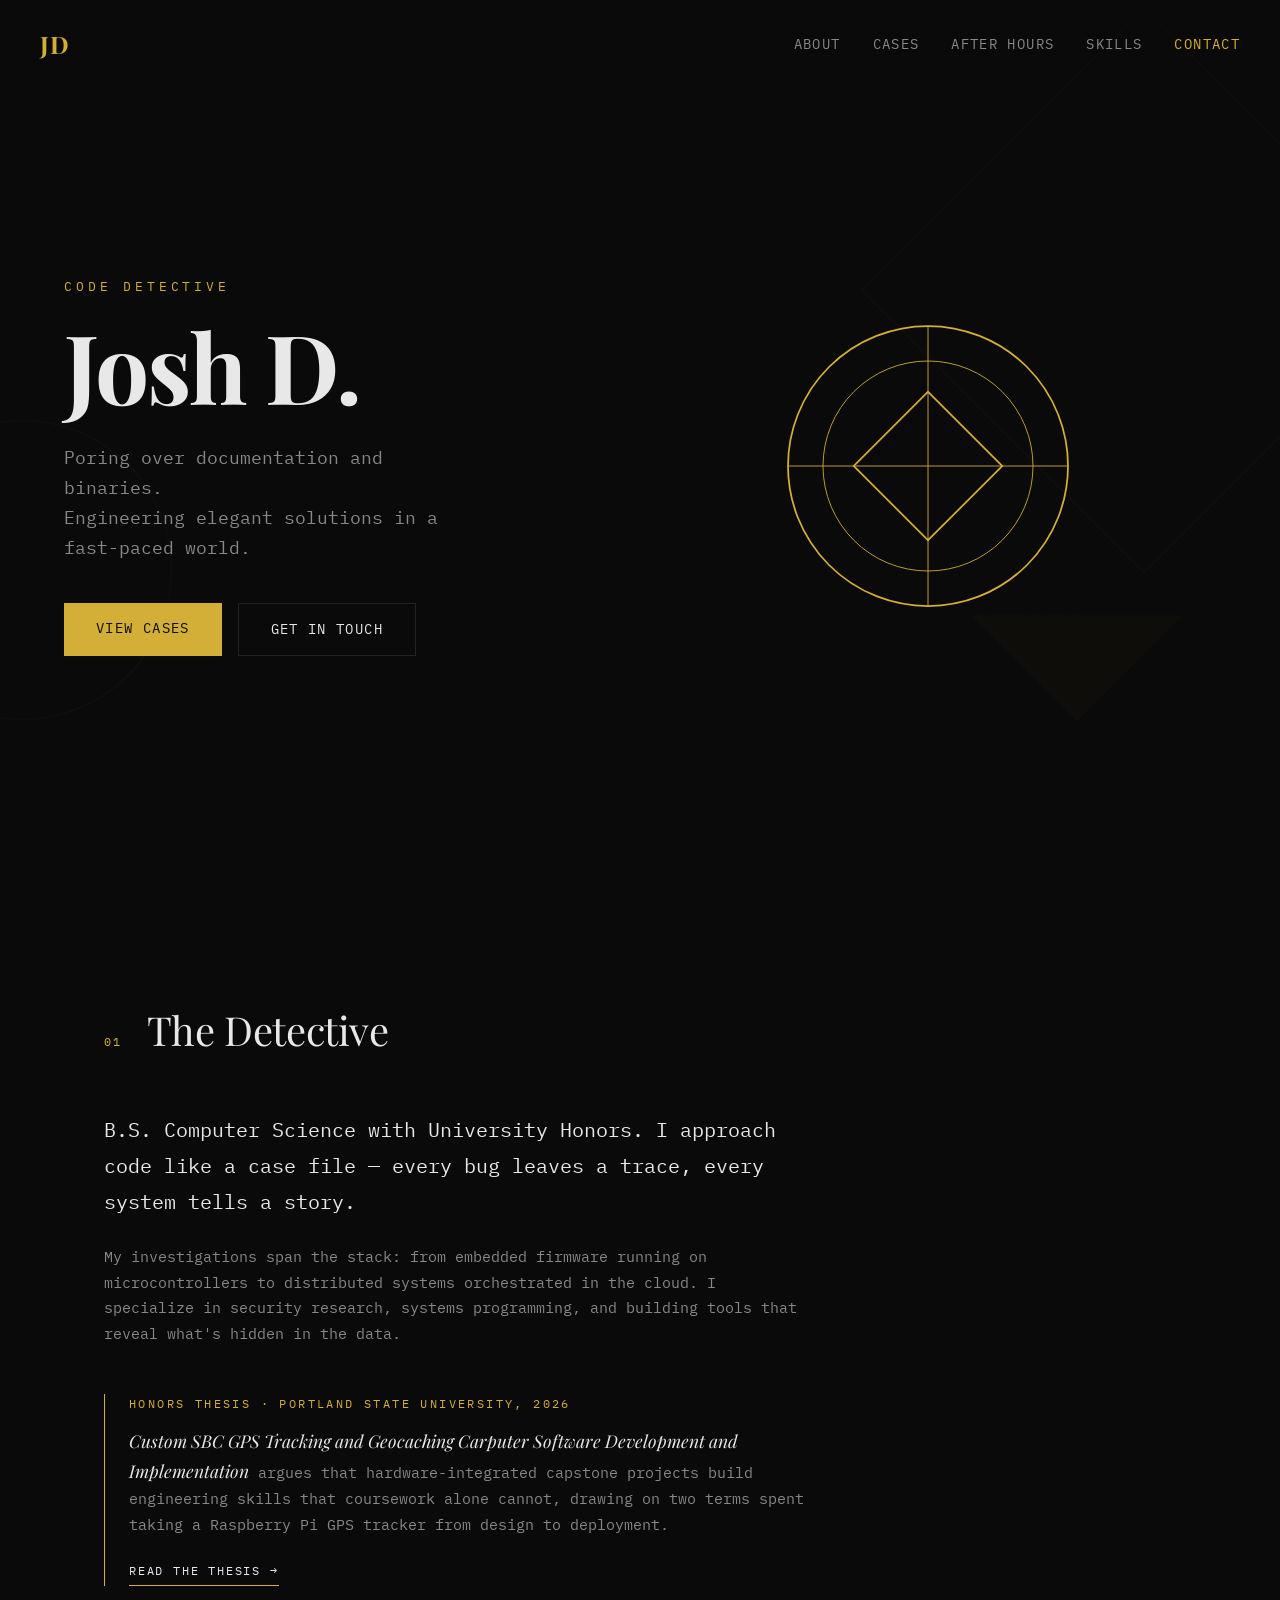
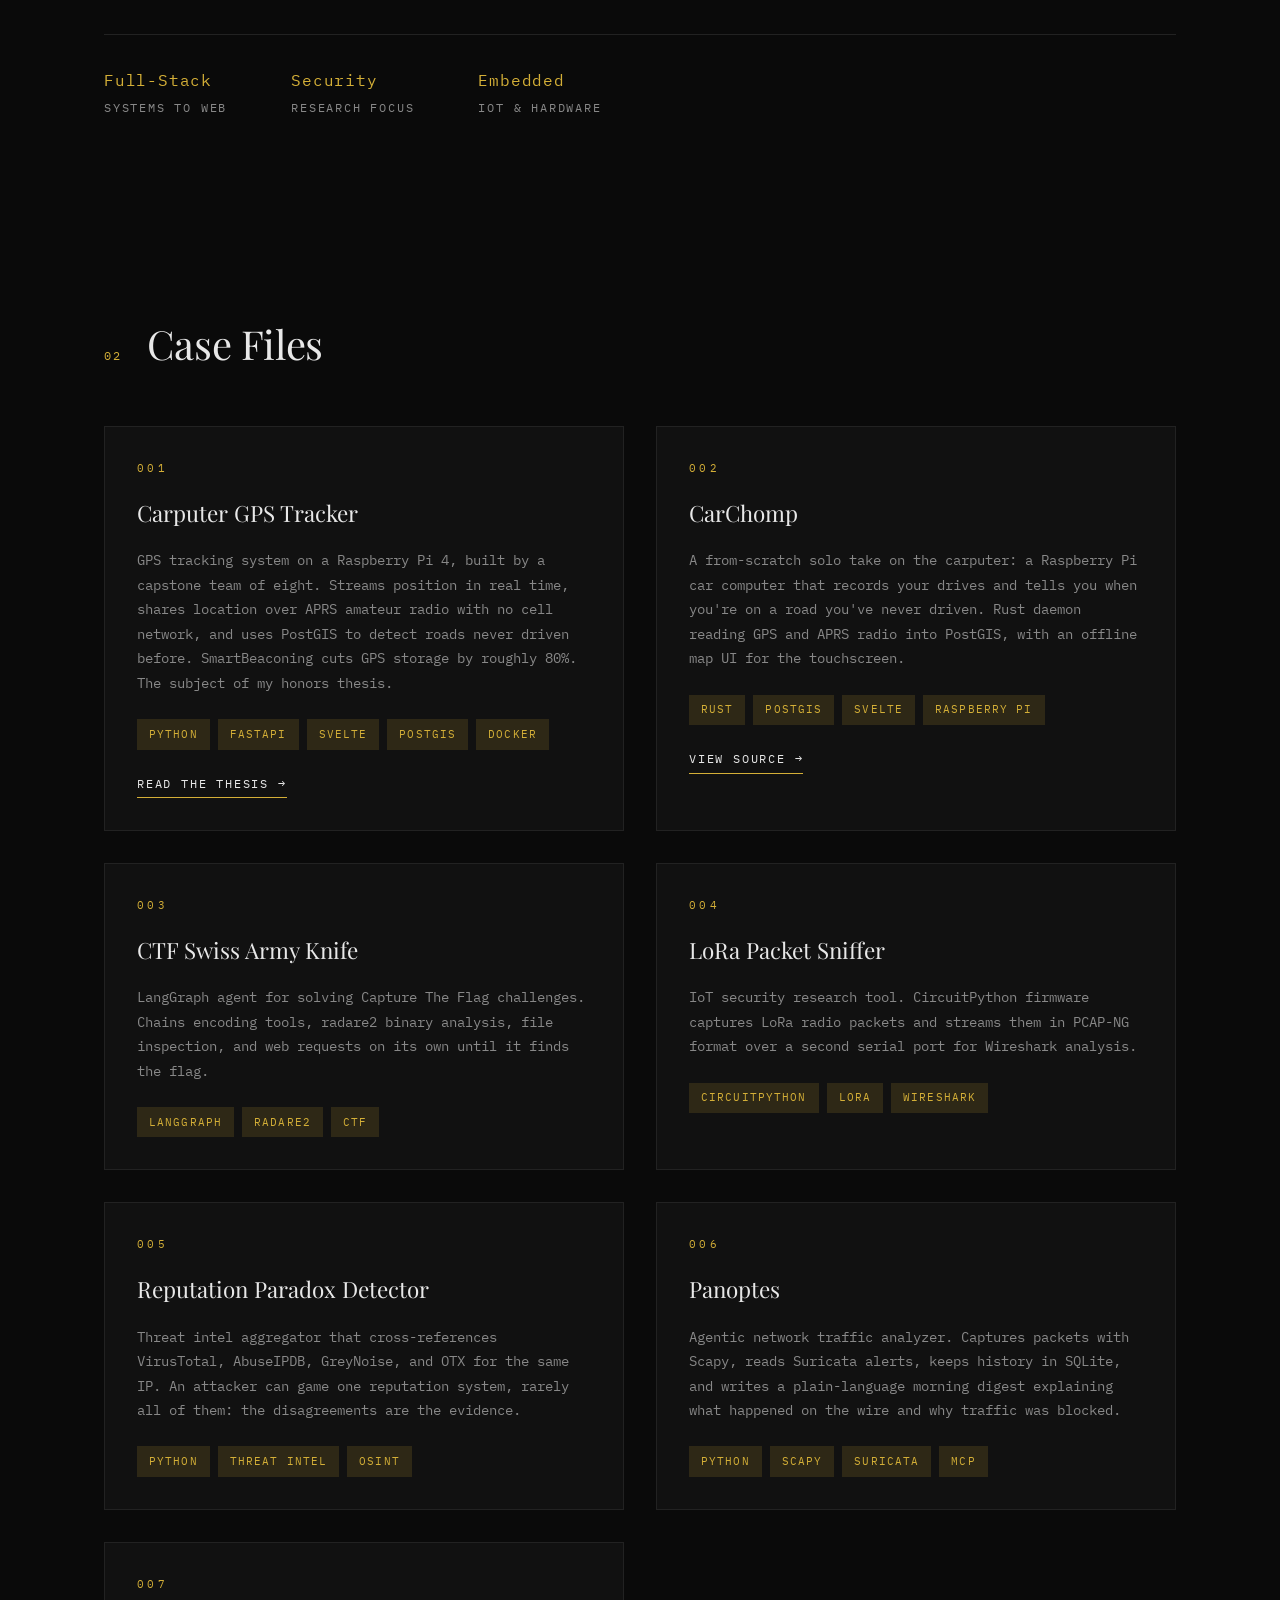
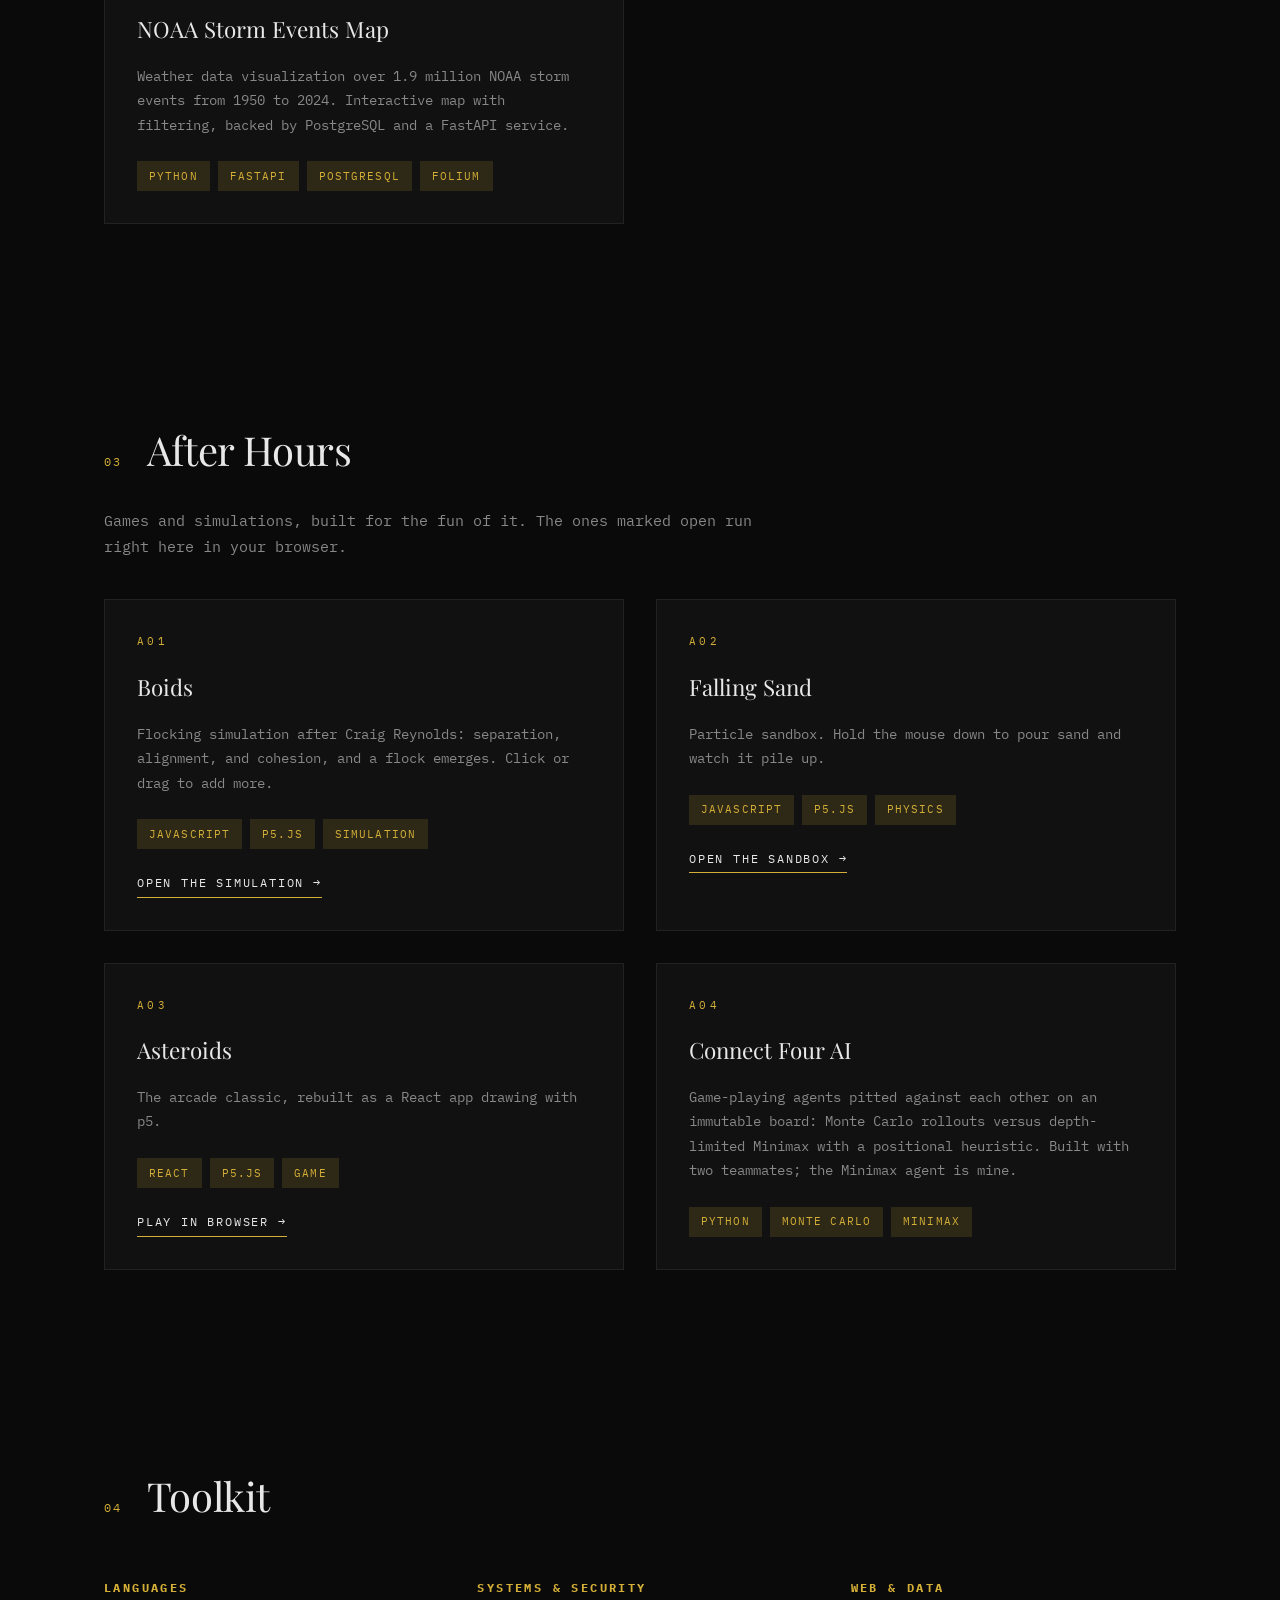
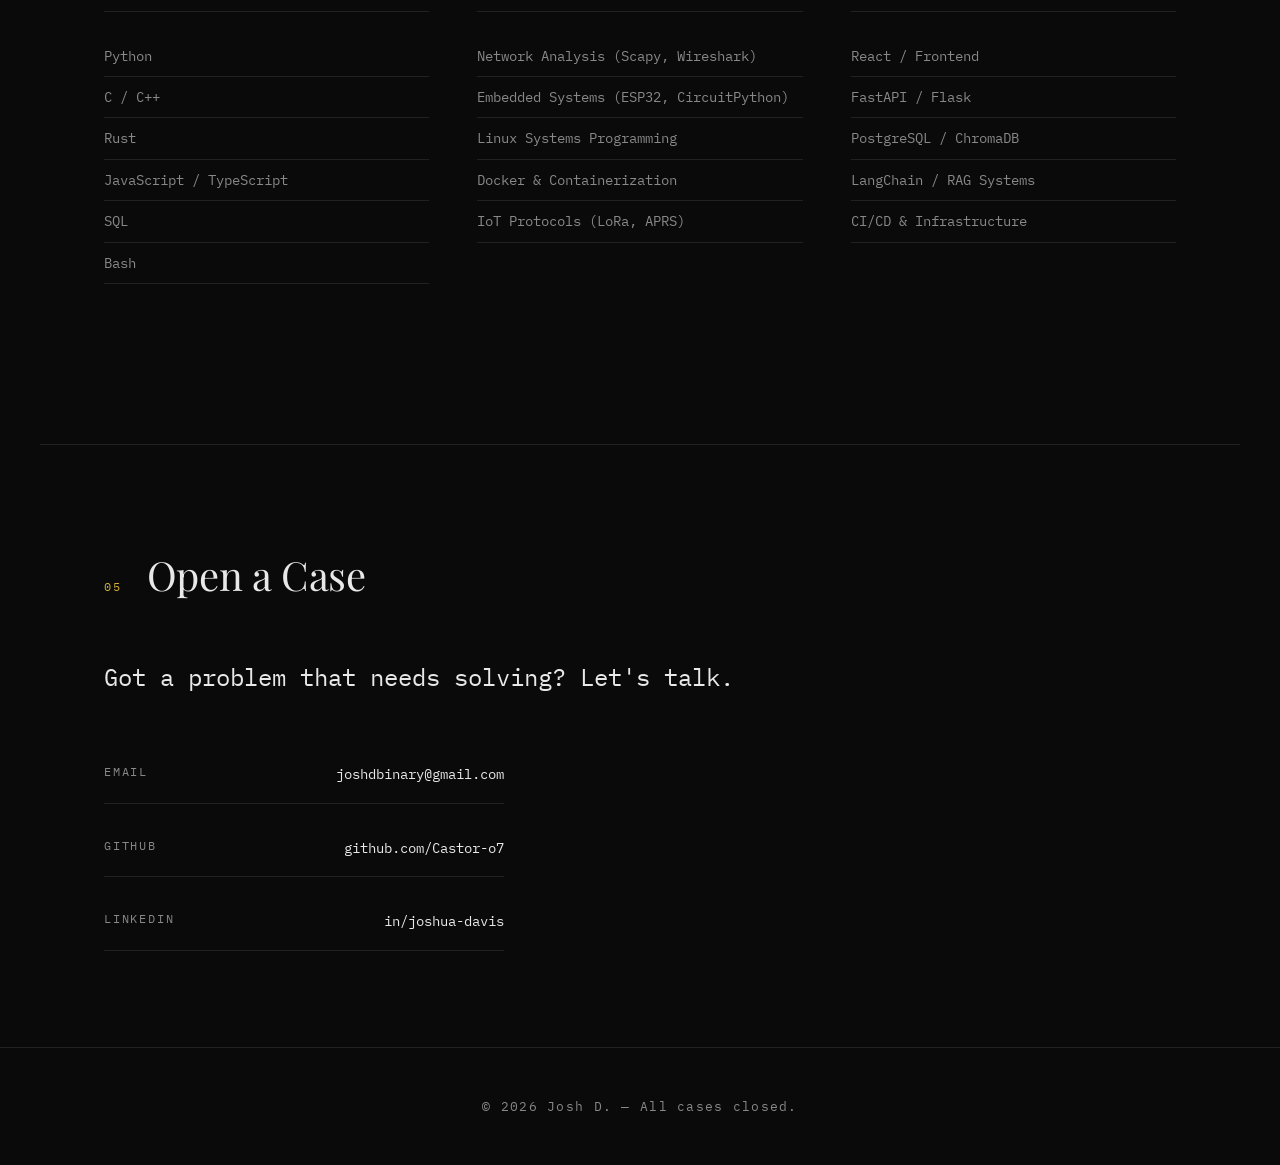
<file: index.html>
<!DOCTYPE html>
<html lang="en">
<head>
    <meta charset="UTF-8">
    <meta name="viewport" content="width=device-width, initial-scale=1.0">
    <title>Josh D. — Code Detective</title>
    <meta name="description" content="Josh Davis: security research, embedded systems, and the occasional game. Case files, toolkit, and contact.">
    <meta property="og:title" content="Josh D. — Code Detective">
    <meta property="og:description" content="Security research, embedded systems, and the occasional game.">
    <meta property="og:type" content="website">
    <meta property="og:url" content="https://castor-o7.github.io/">
    <meta name="theme-color" content="#0a0a0a">
    <link rel="icon" href="data:image/svg+xml,%3Csvg xmlns='http://www.w3.org/2000/svg' viewBox='0 0 100 100'%3E%3Crect width='100' height='100' fill='%230a0a0a'/%3E%3Crect x='30' y='30' width='40' height='40' fill='none' stroke='%23d4af37' stroke-width='6' transform='rotate(45 50 50)'/%3E%3C/svg%3E">
    <link rel="preconnect" href="https://fonts.googleapis.com">
    <link rel="preconnect" href="https://fonts.gstatic.com" crossorigin>
    <link href="https://fonts.googleapis.com/css2?family=IBM+Plex+Mono:wght@400;500;600&family=Playfair+Display:wght@400;700&display=swap" rel="stylesheet">
    <link rel="stylesheet" href="styles.css">
</head>
<body>
    <!-- Geometric accents -->
    <div class="geo geo-1"></div>
    <div class="geo geo-2"></div>
    <div class="geo geo-3"></div>

    <nav>
        <div class="nav-inner">
            <a href="#" class="logo">JD</a>
            <div class="nav-links">
                <a href="#about">About</a>
                <a href="#cases">Cases</a>
                <a href="#after-hours">After Hours</a>
                <a href="#skills">Skills</a>
                <a href="#contact">Contact</a>
            </div>
        </div>
    </nav>

    <header class="hero">
        <div class="hero-content">
            <p class="tagline">Code Detective</p>
            <h1>Josh D.</h1>
            <p class="subtitle">
                Poring over documentation and binaries.<br>
                Engineering elegant solutions in a fast-paced world.
            </p>
            <div class="hero-cta">
                <a href="#cases" class="btn btn-primary">View Cases</a>
                <a href="#contact" class="btn btn-secondary">Get in Touch</a>
            </div>
        </div>
        <div class="hero-art">
            <svg viewBox="0 0 200 200" class="hero-svg" aria-hidden="true">
                <circle cx="100" cy="100" r="80" fill="none" stroke="var(--accent)" stroke-width="1"/>
                <circle cx="100" cy="100" r="60" fill="none" stroke="var(--accent)" stroke-width="0.5"/>
                <line x1="20" y1="100" x2="180" y2="100" stroke="var(--accent)" stroke-width="0.5"/>
                <line x1="100" y1="20" x2="100" y2="180" stroke="var(--accent)" stroke-width="0.5"/>
                <rect x="70" y="70" width="60" height="60" fill="none" stroke="var(--accent)" stroke-width="1" transform="rotate(45 100 100)"/>
            </svg>
        </div>
    </header>

    <main>
        <section id="about" class="section">
            <div class="section-header">
                <span class="section-number">01</span>
                <h2>The Detective</h2>
            </div>
            <div class="about-content">
                <p class="lead">
                    B.S. Computer Science with University Honors. I approach code like a case file —
                    every bug leaves a trace, every system tells a story.
                </p>
                <p>
                    My investigations span the stack: from embedded firmware running on microcontrollers
                    to distributed systems orchestrated in the cloud. I specialize in security research,
                    systems programming, and building tools that reveal what's hidden in the data.
                </p>
                <p class="thesis">
                    <span class="thesis-label">Honors Thesis &middot; Portland State University, 2026</span>
                    <cite>Custom SBC GPS Tracking and Geocaching Carputer Software Development and Implementation</cite>
                    argues that hardware-integrated capstone projects build engineering skills that
                    coursework alone cannot, drawing on two terms spent taking a Raspberry Pi GPS
                    tracker from design to deployment.
                    <a href="https://pdxscholar.library.pdx.edu/cgi/viewcontent.cgi?article=3092&amp;context=honorstheses" class="case-link" target="_blank" rel="noopener">Read the thesis</a>
                </p>
                <div class="about-stats">
                    <div class="stat">
                        <span class="stat-value">Full-Stack</span>
                        <span class="stat-label">Systems to Web</span>
                    </div>
                    <div class="stat">
                        <span class="stat-value">Security</span>
                        <span class="stat-label">Research Focus</span>
                    </div>
                    <div class="stat">
                        <span class="stat-value">Embedded</span>
                        <span class="stat-label">IoT & Hardware</span>
                    </div>
                </div>
            </div>
        </section>

        <section id="cases" class="section">
            <div class="section-header">
                <span class="section-number">02</span>
                <h2>Case Files</h2>
            </div>
            <div class="cases-grid">

                <article class="case-card">
                    <div class="case-number">001</div>
                    <h3>Carputer GPS Tracker</h3>
                    <p>
                        GPS tracking system on a Raspberry Pi 4, built by a capstone team of eight.
                        Streams position in real time, shares location over APRS amateur radio with no
                        cell network, and uses PostGIS to detect roads never driven before.
                        SmartBeaconing cuts GPS storage by roughly 80%. The subject of my honors thesis.
                    </p>
                    <div class="case-tags">
                        <span>Python</span>
                        <span>FastAPI</span>
                        <span>Svelte</span>
                        <span>PostGIS</span>
                        <span>Docker</span>
                    </div>
                    <a href="https://pdxscholar.library.pdx.edu/cgi/viewcontent.cgi?article=3092&amp;context=honorstheses" class="case-link" target="_blank" rel="noopener">Read the thesis</a>
                </article>

                <article class="case-card">
                    <div class="case-number">002</div>
                    <h3>CarChomp</h3>
                    <p>
                        A from-scratch solo take on the carputer: a Raspberry Pi car computer that
                        records your drives and tells you when you're on a road you've never driven.
                        Rust daemon reading GPS and APRS radio into PostGIS, with an offline map UI
                        for the touchscreen.
                    </p>
                    <div class="case-tags">
                        <span>Rust</span>
                        <span>PostGIS</span>
                        <span>Svelte</span>
                        <span>Raspberry Pi</span>
                    </div>
                    <a href="https://github.com/Castor-o7/CarChomp" class="case-link" target="_blank" rel="noopener">View source</a>
                </article>

                <article class="case-card">
                    <div class="case-number">003</div>
                    <h3>CTF Swiss Army Knife</h3>
                    <p>
                        LangGraph agent for solving Capture The Flag challenges. Chains encoding tools,
                        radare2 binary analysis, file inspection, and web requests on its own until
                        it finds the flag.
                    </p>
                    <div class="case-tags">
                        <span>LangGraph</span>
                        <span>Radare2</span>
                        <span>CTF</span>
                    </div>
                </article>

                <article class="case-card">
                    <div class="case-number">004</div>
                    <h3>LoRa Packet Sniffer</h3>
                    <p>
                        IoT security research tool. CircuitPython firmware captures LoRa radio packets
                        and streams them in PCAP-NG format over a second serial port for Wireshark analysis.
                    </p>
                    <div class="case-tags">
                        <span>CircuitPython</span>
                        <span>LoRa</span>
                        <span>Wireshark</span>
                    </div>
                </article>

                <article class="case-card">
                    <div class="case-number">005</div>
                    <h3>Reputation Paradox Detector</h3>
                    <p>
                        Threat intel aggregator that cross-references VirusTotal, AbuseIPDB, GreyNoise,
                        and OTX for the same IP. An attacker can game one reputation system, rarely all
                        of them: the disagreements are the evidence.
                    </p>
                    <div class="case-tags">
                        <span>Python</span>
                        <span>Threat Intel</span>
                        <span>OSINT</span>
                    </div>
                </article>

                <article class="case-card">
                    <div class="case-number">006</div>
                    <h3>Panoptes</h3>
                    <p>
                        Agentic network traffic analyzer. Captures packets with Scapy, reads Suricata
                        alerts, keeps history in SQLite, and writes a plain-language morning digest
                        explaining what happened on the wire and why traffic was blocked.
                    </p>
                    <div class="case-tags">
                        <span>Python</span>
                        <span>Scapy</span>
                        <span>Suricata</span>
                        <span>MCP</span>
                    </div>
                </article>

                <article class="case-card">
                    <div class="case-number">007</div>
                    <h3>NOAA Storm Events Map</h3>
                    <p>
                        Weather data visualization over 1.9 million NOAA storm events from 1950 to 2024.
                        Interactive map with filtering, backed by PostgreSQL and a FastAPI service.
                    </p>
                    <div class="case-tags">
                        <span>Python</span>
                        <span>FastAPI</span>
                        <span>PostgreSQL</span>
                        <span>Folium</span>
                    </div>
                </article>

            </div>
        </section>

        <section id="after-hours" class="section">
            <div class="section-header">
                <span class="section-number">03</span>
                <h2>After Hours</h2>
            </div>
            <p class="section-intro">
                Games and simulations, built for the fun of it. The ones marked open run right here in your browser.
            </p>
            <div class="cases-grid">

                <article class="case-card">
                    <div class="case-number">A01</div>
                    <h3>Boids</h3>
                    <p>
                        Flocking simulation after Craig Reynolds: separation, alignment, and cohesion,
                        and a flock emerges. Click or drag to add more.
                    </p>
                    <div class="case-tags">
                        <span>JavaScript</span>
                        <span>p5.js</span>
                        <span>Simulation</span>
                    </div>
                    <a href="play/boids/" class="case-link">Open the simulation</a>
                </article>

                <article class="case-card">
                    <div class="case-number">A02</div>
                    <h3>Falling Sand</h3>
                    <p>
                        Particle sandbox. Hold the mouse down to pour sand and watch it pile up.
                    </p>
                    <div class="case-tags">
                        <span>JavaScript</span>
                        <span>p5.js</span>
                        <span>Physics</span>
                    </div>
                    <a href="play/sand/" class="case-link">Open the sandbox</a>
                </article>

                <article class="case-card">
                    <div class="case-number">A03</div>
                    <h3>Asteroids</h3>
                    <p>
                        The arcade classic, rebuilt as a React app drawing with p5.
                    </p>
                    <div class="case-tags">
                        <span>React</span>
                        <span>p5.js</span>
                        <span>Game</span>
                    </div>
                    <a href="play/asteroids/" class="case-link">Play in browser</a>
                </article>

                <article class="case-card">
                    <div class="case-number">A04</div>
                    <h3>Connect Four AI</h3>
                    <p>
                        Game-playing agents pitted against each other on an immutable board:
                        Monte Carlo rollouts versus depth-limited Minimax with a positional heuristic.
                        Built with two teammates; the Minimax agent is mine.
                    </p>
                    <div class="case-tags">
                        <span>Python</span>
                        <span>Monte Carlo</span>
                        <span>Minimax</span>
                    </div>
                </article>

            </div>
        </section>

        <section id="skills" class="section">
            <div class="section-header">
                <span class="section-number">04</span>
                <h2>Toolkit</h2>
            </div>
            <div class="skills-content">
                <div class="skill-category">
                    <h4>Languages</h4>
                    <ul>
                        <li>Python</li>
                        <li>C / C++</li>
                        <li>Rust</li>
                        <li>JavaScript / TypeScript</li>
                        <li>SQL</li>
                        <li>Bash</li>
                    </ul>
                </div>
                <div class="skill-category">
                    <h4>Systems & Security</h4>
                    <ul>
                        <li>Network Analysis (Scapy, Wireshark)</li>
                        <li>Embedded Systems (ESP32, CircuitPython)</li>
                        <li>Linux Systems Programming</li>
                        <li>Docker & Containerization</li>
                        <li>IoT Protocols (LoRa, APRS)</li>
                    </ul>
                </div>
                <div class="skill-category">
                    <h4>Web & Data</h4>
                    <ul>
                        <li>React / Frontend</li>
                        <li>FastAPI / Flask</li>
                        <li>PostgreSQL / ChromaDB</li>
                        <li>LangChain / RAG Systems</li>
                        <li>CI/CD & Infrastructure</li>
                    </ul>
                </div>
            </div>
        </section>

        <section id="contact" class="section section-contact">
            <div class="section-header">
                <span class="section-number">05</span>
                <h2>Open a Case</h2>
            </div>
            <div class="contact-content">
                <p class="lead">
                    Got a problem that needs solving? Let's talk.
                </p>
                <div class="contact-links">
                    <a href="mailto:joshdbinary@gmail.com" class="contact-link">
                        <span class="contact-label">Email</span>
                        <span class="contact-value">joshdbinary@gmail.com</span>
                    </a>
                    <a href="https://github.com/Castor-o7" class="contact-link" target="_blank" rel="noopener">
                        <span class="contact-label">GitHub</span>
                        <span class="contact-value">github.com/Castor-o7</span>
                    </a>
                    <a href="https://www.linkedin.com/in/joshua-davis-1a730737b/" class="contact-link" target="_blank" rel="noopener">
                        <span class="contact-label">LinkedIn</span>
                        <span class="contact-value">in/joshua-davis</span>
                    </a>
                </div>
            </div>
        </section>
    </main>

    <footer>
        <p>&copy; 2026 Josh D. — All cases closed.</p>
    </footer>

    <script src="script.js"></script>
</body>
</html>
</file>
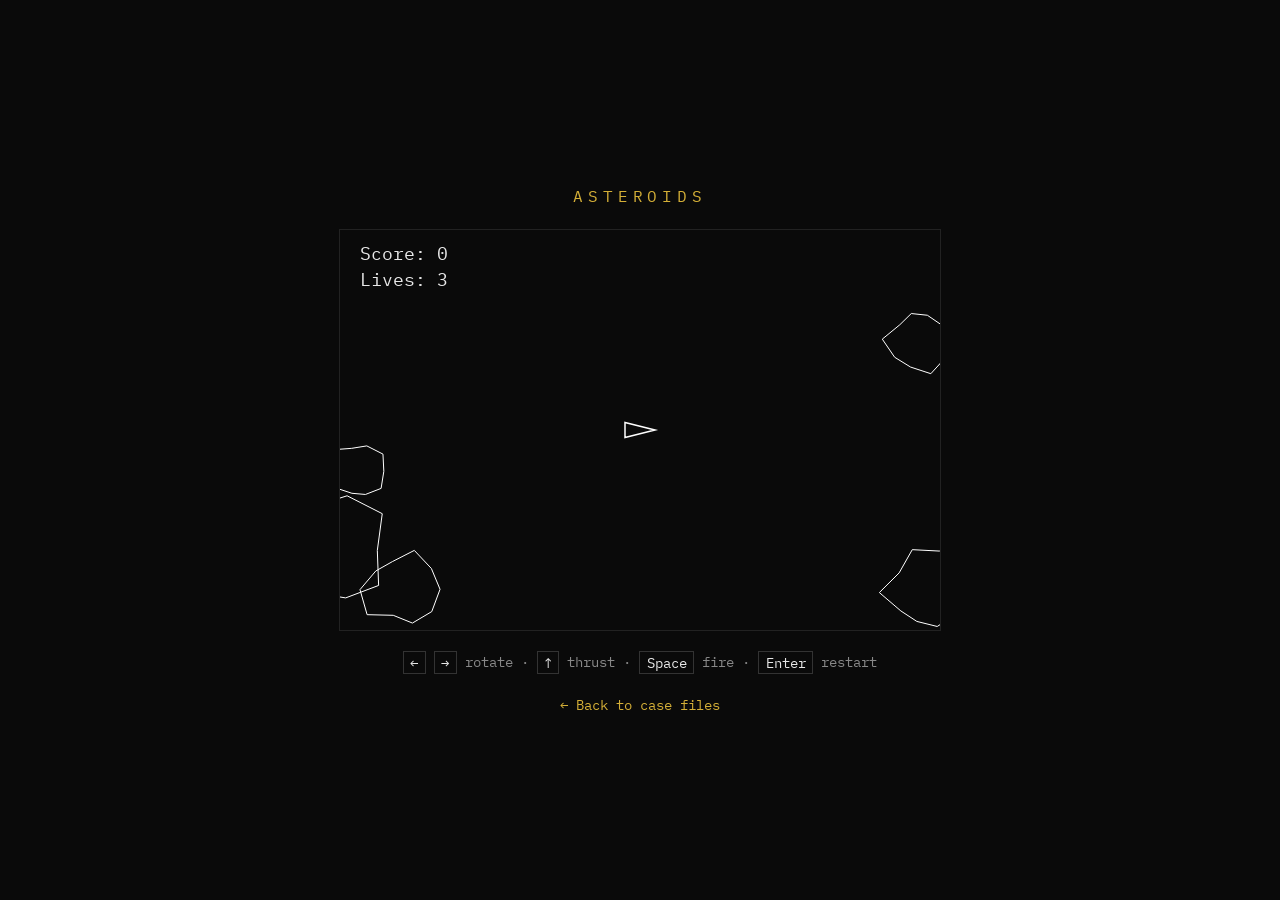
<file: play/asteroids/index.html>
<!doctype html><html lang="en"><head><meta charset="utf-8"/><meta name="viewport" content="width=device-width,initial-scale=1"/><meta name="theme-color" content="#0a0a0a"/><meta name="description" content="Asteroids, rebuilt in React and p5"/><link rel="icon" href="data:image/svg+xml,%3Csvg xmlns='http://www.w3.org/2000/svg' viewBox='0 0 100 100'%3E%3Crect width='100' height='100' fill='%230a0a0a'/%3E%3Crect x='30' y='30' width='40' height='40' fill='none' stroke='%23d4af37' stroke-width='6' transform='rotate(45 50 50)'/%3E%3C/svg%3E"/><link rel="preconnect" href="https://fonts.googleapis.com"/><link rel="preconnect" href="https://fonts.gstatic.com" crossorigin/><link href="https://fonts.googleapis.com/css2?family=IBM+Plex+Mono:wght@400&display=swap" rel="stylesheet"/><title>Asteroids — Josh D.</title><script defer="defer" src="./static/js/main.014df63b.js"></script><link href="./static/css/main.5828b8ce.css" rel="stylesheet"></head><body><noscript>You need to enable JavaScript to play Asteroids.</noscript><div id="root"></div></body></html>
</file>
<file: styles.css>
/* ============================================
   NOIRE DETECTIVE PORTFOLIO
   Minimalist • High Contrast • Modern Art
   ============================================ */

:root {
    --bg: #0a0a0a;
    --bg-elevated: #111111;
    --text: #e8e8e8;
    --text-muted: #888888;
    --accent: #d4af37; /* Gold — classic noire */
    --accent-dim: rgba(212, 175, 55, 0.15);
    --border: #222222;
    --font-display: 'Playfair Display', Georgia, serif;
    --font-mono: 'IBM Plex Mono', 'SF Mono', monospace;
}

* {
    margin: 0;
    padding: 0;
    box-sizing: border-box;
}

html {
    scroll-behavior: smooth;
}

body {
    font-family: var(--font-mono);
    font-size: 15px;
    line-height: 1.7;
    color: var(--text);
    background: var(--bg);
    overflow-x: hidden;
}

/* ============================================
   GEOMETRIC ACCENTS — Modern Art Influence
   ============================================ */

.geo {
    position: fixed;
    pointer-events: none;
    z-index: 0;
    opacity: 0.03;
}

.geo-1 {
    top: 10%;
    right: -5%;
    width: 400px;
    height: 400px;
    border: 1px solid var(--accent);
    transform: rotate(45deg);
}

.geo-2 {
    bottom: 20%;
    left: -10%;
    width: 300px;
    height: 300px;
    border-radius: 50%;
    border: 1px solid var(--text);
}

.geo-3 {
    top: 60%;
    right: 10%;
    width: 150px;
    height: 150px;
    background: linear-gradient(135deg, transparent 50%, var(--accent) 50%);
    opacity: 0.02;
}

/* ============================================
   NAVIGATION
   ============================================ */

nav {
    position: fixed;
    top: 0;
    left: 0;
    right: 0;
    z-index: 100;
    padding: 1.5rem 2rem;
    background: linear-gradient(to bottom, var(--bg), transparent);
}

.nav-inner {
    max-width: 1200px;
    margin: 0 auto;
    display: flex;
    justify-content: space-between;
    align-items: center;
}

.logo {
    font-family: var(--font-display);
    font-size: 1.5rem;
    font-weight: 700;
    color: var(--accent);
    text-decoration: none;
    letter-spacing: 0.05em;
}

.nav-links {
    display: flex;
    gap: 2rem;
}

.nav-links a {
    color: var(--text-muted);
    text-decoration: none;
    font-size: 0.85rem;
    letter-spacing: 0.1em;
    text-transform: uppercase;
    transition: color 0.3s ease;
}

.nav-links a:hover {
    color: var(--accent);
}

/* ============================================
   HERO
   ============================================ */

.hero {
    min-height: 100vh;
    display: grid;
    grid-template-columns: 1fr 1fr;
    align-items: center;
    padding: 6rem 4rem 4rem;
    max-width: 1400px;
    margin: 0 auto;
    position: relative;
    z-index: 1;
}

.hero-content {
    padding-right: 4rem;
}

.tagline {
    font-size: 0.8rem;
    letter-spacing: 0.3em;
    text-transform: uppercase;
    color: var(--accent);
    margin-bottom: 1rem;
}

.hero h1 {
    font-family: var(--font-display);
    font-size: clamp(3rem, 8vw, 6rem);
    font-weight: 700;
    line-height: 1.1;
    margin-bottom: 1.5rem;
    letter-spacing: -0.02em;
}

.subtitle {
    font-size: 1.1rem;
    color: var(--text-muted);
    margin-bottom: 2.5rem;
    max-width: 400px;
}

.hero-cta {
    display: flex;
    gap: 1rem;
}

.btn {
    display: inline-block;
    padding: 0.9rem 2rem;
    font-family: var(--font-mono);
    font-size: 0.85rem;
    letter-spacing: 0.1em;
    text-transform: uppercase;
    text-decoration: none;
    transition: all 0.3s ease;
}

.btn-primary {
    background: var(--accent);
    color: var(--bg);
}

.btn-primary:hover {
    background: var(--text);
}

.btn-secondary {
    border: 1px solid var(--border);
    color: var(--text);
}

.btn-secondary:hover {
    border-color: var(--accent);
    color: var(--accent);
}

.hero-art {
    display: flex;
    justify-content: center;
    align-items: center;
}

.hero-svg {
    width: 100%;
    max-width: 350px;
    animation: rotate-slow 60s linear infinite;
}

@keyframes rotate-slow {
    from { transform: rotate(0deg); }
    to { transform: rotate(360deg); }
}

/* ============================================
   SECTIONS
   ============================================ */

.section {
    padding: 6rem 4rem;
    max-width: 1200px;
    margin: 0 auto;
    position: relative;
    z-index: 1;
}

.section-header {
    display: flex;
    align-items: baseline;
    gap: 1.5rem;
    margin-bottom: 3rem;
}

.section-number {
    font-size: 0.75rem;
    color: var(--accent);
    letter-spacing: 0.2em;
}

.section h2 {
    font-family: var(--font-display);
    font-size: 2.5rem;
    font-weight: 400;
    letter-spacing: -0.01em;
}

/* ============================================
   ABOUT
   ============================================ */

.about-content .lead {
    font-size: 1.25rem;
    line-height: 1.8;
    margin-bottom: 1.5rem;
    color: var(--text);
}

.about-content p {
    color: var(--text-muted);
    max-width: 700px;
    margin-bottom: 3rem;
}

.about-content .thesis {
    padding-left: 1.5rem;
    border-left: 1px solid var(--accent);
}

.thesis-label {
    display: block;
    font-size: 0.75rem;
    letter-spacing: 0.2em;
    text-transform: uppercase;
    color: var(--accent);
    margin-bottom: 0.75rem;
}

.thesis cite {
    font-family: var(--font-display);
    font-size: 1.1rem;
    color: var(--text);
}

.thesis .case-link {
    display: table;
}

.about-stats {
    display: flex;
    gap: 4rem;
    padding-top: 2rem;
    border-top: 1px solid var(--border);
}

.stat {
    display: flex;
    flex-direction: column;
    gap: 0.25rem;
}

.stat-value {
    font-size: 1rem;
    color: var(--accent);
    letter-spacing: 0.05em;
}

.stat-label {
    font-size: 0.75rem;
    color: var(--text-muted);
    text-transform: uppercase;
    letter-spacing: 0.15em;
}

/* ============================================
   CASE FILES (Projects)
   ============================================ */

.cases-grid {
    display: grid;
    grid-template-columns: repeat(auto-fit, minmax(min(340px, 100%), 1fr));
    gap: 2rem;
}

.case-card {
    background: var(--bg-elevated);
    border: 1px solid var(--border);
    padding: 2rem;
    position: relative;
    transition: all 0.3s ease;
}

.case-card:hover {
    border-color: var(--accent);
    transform: translateY(-4px);
}

.case-card::before {
    content: '';
    position: absolute;
    top: 0;
    left: 0;
    width: 3px;
    height: 0;
    background: var(--accent);
    transition: height 0.3s ease;
}

.case-card:hover::before {
    height: 100%;
}

.case-number {
    font-size: 0.7rem;
    color: var(--accent);
    letter-spacing: 0.3em;
    margin-bottom: 1rem;
}

.case-card h3 {
    font-family: var(--font-display);
    font-size: 1.4rem;
    font-weight: 400;
    margin-bottom: 1rem;
}

.case-card p {
    font-size: 0.9rem;
    color: var(--text-muted);
    line-height: 1.7;
    margin-bottom: 1.5rem;
}

.case-tags {
    display: flex;
    flex-wrap: wrap;
    gap: 0.5rem;
}

.case-tags span {
    font-size: 0.7rem;
    padding: 0.35rem 0.75rem;
    background: var(--accent-dim);
    color: var(--accent);
    letter-spacing: 0.1em;
    text-transform: uppercase;
}

.case-link {
    display: inline-block;
    margin-top: 1.5rem;
    font-size: 0.75rem;
    letter-spacing: 0.15em;
    text-transform: uppercase;
    color: var(--text);
    text-decoration: none;
    border-bottom: 1px solid var(--accent);
    padding-bottom: 0.2rem;
    transition: color 0.3s ease;
}

.case-link::after {
    content: ' \2192';
}

.case-link:hover,
.case-link:focus-visible {
    color: var(--accent);
}

.section-intro {
    color: var(--text-muted);
    max-width: 700px;
    margin: -1.5rem 0 2.5rem;
}

/* ============================================
   SKILLS
   ============================================ */

.skills-content {
    display: grid;
    grid-template-columns: repeat(3, 1fr);
    gap: 3rem;
}

.skill-category h4 {
    font-size: 0.75rem;
    letter-spacing: 0.2em;
    text-transform: uppercase;
    color: var(--accent);
    margin-bottom: 1.5rem;
    padding-bottom: 0.75rem;
    border-bottom: 1px solid var(--border);
}

.skill-category ul {
    list-style: none;
}

.skill-category li {
    font-size: 0.9rem;
    color: var(--text-muted);
    padding: 0.5rem 0;
    border-bottom: 1px solid var(--border);
    transition: color 0.3s ease;
}

.skill-category li:hover {
    color: var(--text);
}

/* ============================================
   CONTACT
   ============================================ */

.section-contact {
    border-top: 1px solid var(--border);
    margin-top: 4rem;
}

.contact-content .lead {
    font-size: 1.5rem;
    margin-bottom: 3rem;
    color: var(--text);
}

.contact-links {
    display: flex;
    flex-direction: column;
    gap: 1rem;
    max-width: 400px;
}

.contact-link {
    display: flex;
    justify-content: space-between;
    padding: 1rem 0;
    border-bottom: 1px solid var(--border);
    text-decoration: none;
    transition: all 0.3s ease;
}

.contact-link:hover {
    padding-left: 1rem;
    border-color: var(--accent);
}

.contact-label {
    font-size: 0.75rem;
    letter-spacing: 0.15em;
    text-transform: uppercase;
    color: var(--text-muted);
}

.contact-value {
    font-size: 0.9rem;
    color: var(--text);
}

.contact-link:hover .contact-value {
    color: var(--accent);
}

/* ============================================
   FOOTER
   ============================================ */

footer {
    padding: 3rem 4rem;
    text-align: center;
    border-top: 1px solid var(--border);
    position: relative;
    z-index: 1;
}

footer p {
    font-size: 0.8rem;
    color: var(--text-muted);
    letter-spacing: 0.1em;
}

/* ============================================
   RESPONSIVE
   ============================================ */

@media (max-width: 900px) {
    .hero {
        grid-template-columns: 1fr;
        text-align: center;
        padding: 8rem 2rem 4rem;
    }

    .hero-content {
        padding-right: 0;
    }

    .subtitle {
        margin-left: auto;
        margin-right: auto;
    }

    .hero-cta {
        justify-content: center;
    }

    .hero-art {
        display: none;
    }

    .section {
        padding: 4rem 2rem;
    }

    .about-stats {
        flex-direction: column;
        gap: 1.5rem;
    }

    .skills-content {
        grid-template-columns: 1fr;
    }

    nav {
        padding: 1rem 1.25rem;
    }

    .nav-links {
        gap: 1rem;
        flex-wrap: wrap;
        justify-content: flex-end;
    }

    .nav-links a {
        font-size: 0.7rem;
    }
}

@media (max-width: 600px) {
    .cases-grid {
        grid-template-columns: 1fr;
    }

    .section {
        padding: 4rem 1.25rem;
    }

    .hero {
        padding: 8rem 1.25rem 4rem;
    }

    .hero-cta {
        flex-wrap: wrap;
    }

    .contact-link {
        gap: 1rem;
    }

    .contact-value {
        overflow-wrap: anywhere;
        text-align: right;
    }

    .hero h1 {
        font-size: 2.5rem;
    }
}

section[id] {
    scroll-margin-top: 4rem;
}

a:focus-visible {
    outline: 1px solid var(--accent);
    outline-offset: 4px;
}

@media (prefers-reduced-motion: reduce) {
    html {
        scroll-behavior: auto;
    }

    .hero-svg {
        animation: none;
    }

    * {
        transition: none !important;
    }
}

/* ============================================
   SELECTION & SCROLLBAR
   ============================================ */

::selection {
    background: var(--accent);
    color: var(--bg);
}

::-webkit-scrollbar {
    width: 8px;
}

::-webkit-scrollbar-track {
    background: var(--bg);
}

::-webkit-scrollbar-thumb {
    background: var(--border);
}

::-webkit-scrollbar-thumb:hover {
    background: var(--accent);
}
</file>
<file: play/asteroids/static/css/main.5828b8ce.css>
*{box-sizing:border-box;margin:0;padding:0}body{-webkit-font-smoothing:antialiased;-moz-osx-font-smoothing:grayscale;background:#0a0a0a;color:#888;font-family:IBM Plex Mono,SF Mono,monospace;font-size:14px;line-height:1.6}.game{align-items:center;display:flex;flex-direction:column;gap:1.25rem;justify-content:center;min-height:100vh;padding:1.5rem 1rem;text-align:center}h1{color:#d4af37;font-size:1rem;font-weight:400;letter-spacing:.3em;text-transform:uppercase}.playfield{border:1px solid #222;max-width:602px;touch-action:manipulation;width:100%}.playfield canvas{display:block;height:auto!important;width:100%!important}.touch-controls{display:none;gap:1rem;justify-content:space-between;max-width:602px;width:100%}.touch-group{display:flex;gap:.5rem}.touch-controls button{-webkit-touch-callout:none;-webkit-tap-highlight-color:transparent;background:none;border:1px solid #333;color:#d4af37;cursor:pointer;font:inherit;min-height:3rem;min-width:3.5rem;padding:0 .9rem;touch-action:none;user-select:none;-webkit-user-select:none}.touch-controls button:active,.touch-controls button:focus-visible{border-color:#d4af37;outline:none}kbd{border:1px solid #333;color:#e8e8e8;font:inherit;padding:.1rem .4rem}a{color:#d4af37;text-decoration:none}a:hover{text-decoration:underline}@media (any-pointer:coarse){.touch-controls{display:flex}}@media (hover:none) and (pointer:coarse){.keyboard-help{display:none}}
/*# sourceMappingURL=main.5828b8ce.css.map*/
</file>
